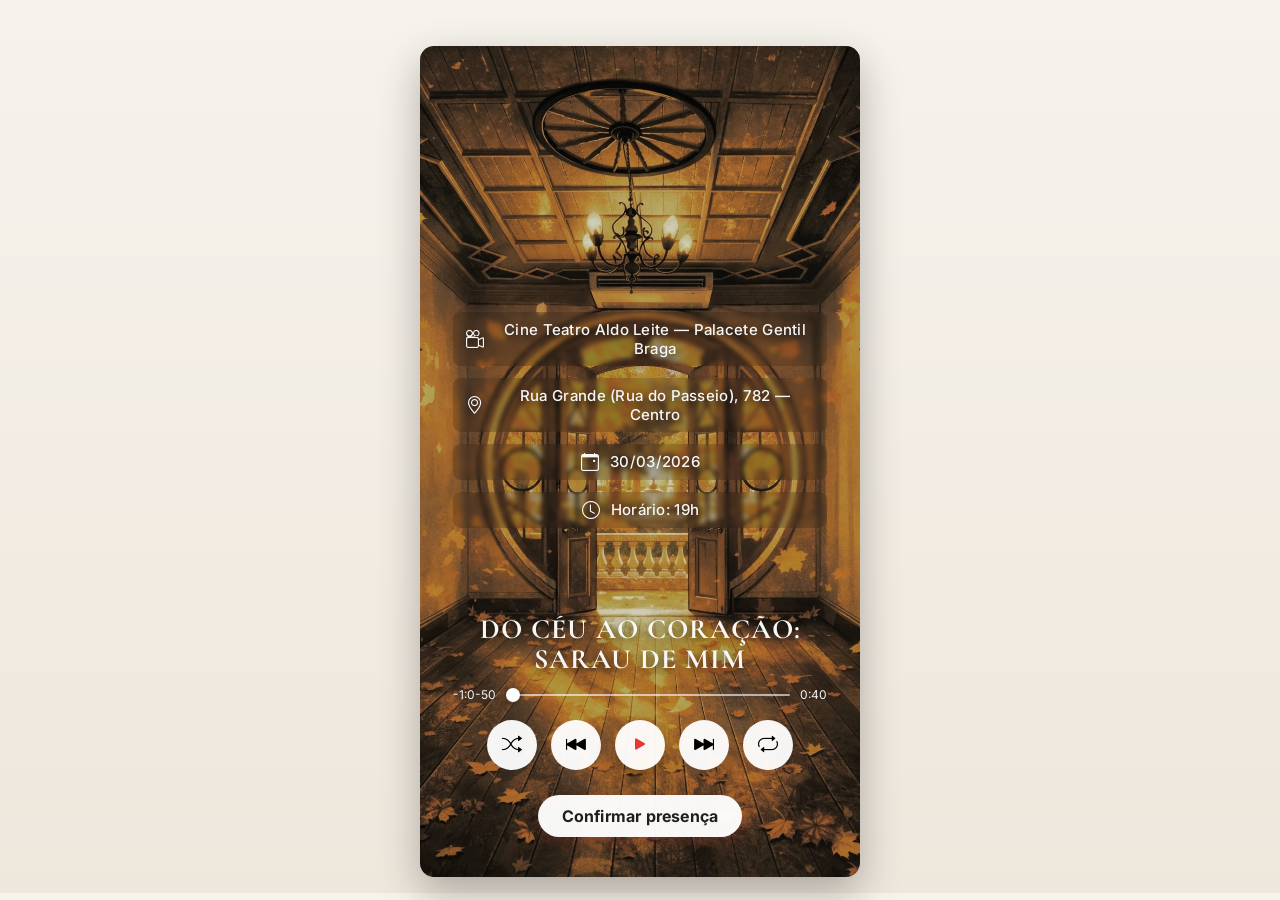
<file: index.html>
<!DOCTYPE html>
<html lang="pt-BR">

<head>

<meta charset="UTF-8">
<meta name="viewport" content="width=device-width, initial-scale=1.0">

<title>Sarau de Mim</title>

<link rel="stylesheet" href="style.css">

<!-- melhoria tipográfica -->
<link rel="preconnect" href="https://fonts.googleapis.com">
<link rel="preconnect" href="https://fonts.gstatic.com" crossorigin>
<link href="https://fonts.googleapis.com/css2?family=Cormorant+Garamond:wght@600;700&family=Inter:wght@400;500;600;700&display=swap" rel="stylesheet">

<link rel="stylesheet"
href="https://cdn.jsdelivr.net/npm/bootstrap-icons@1.11.3/font/bootstrap-icons.css">

</head>

<body>

<div class="container">

<!-- INFORMAÇÕES DO EVENTO -->
<div class="info-evento">
    <div class="detalhe">
    <i class="bi bi-camera-reels"></i>
    Cine Teatro Aldo Leite — Palacete Gentil Braga
    </div>
    <div class="detalhe">
    <i class="bi bi-geo-alt"></i>
    Rua Grande (Rua do Passeio), 782 — Centro
    </div>

<div class="detalhe">
<i class="bi bi-calendar-event"></i>
30/03/2026
</div>

<div class="detalhe">
<i class="bi bi-clock"></i>
Horário: 19h
</div>

</div>


<!-- PLAYER -->

<div class="player">

<h1 class="titulo">
DO CÉU AO CORAÇÃO: SARAU DE MIM
</h1>

<div class="barra">

<span id="tempoAtual">0:00</span>

<input type="range" id="progressBar" value="0" min="0" max="100">

<span id="duracao">0:40</span>

</div>


<div class="controles">

<button id="btnShuffle">
<i class="bi bi-shuffle"></i>
</button>

<button id="btnAnterior">
<i class="bi bi-skip-backward-fill"></i>
</button>

<button class="play" id="btnPlay">
<i class="bi bi-play-fill"></i>
</button>

<button id="btnProximo">
<i class="bi bi-skip-forward-fill"></i>
</button>

<button id="btnRepeat">
<i class="bi bi-repeat"></i>
</button>

</div>

<a href="confirmar.html" class="botao">
Confirmar presença
</a>

</div>

</div>

<!-- ELEMENTO DE ÁUDIO (ESCONDIDO) -->
<audio id="player" preload="metadata">
  <source src="regresso.mp3" type="audio/mpeg">
  Seu navegador não suporta o elemento de áudio.
</audio>

<script>
  const audio = document.getElementById('player');
  const btnPlay = document.getElementById('btnPlay');
  const progressBar = document.getElementById('progressBar');
  const tempoAtual = document.getElementById('tempoAtual');
  const duracao = document.getElementById('duracao');
  const btnAnterior = document.getElementById('btnAnterior');
  const btnProximo = document.getElementById('btnProximo');
  const btnRepeat = document.getElementById('btnRepeat');
  const btnShuffle = document.getElementById('btnShuffle');

  // Tempo de início e fim (em segundos)
  const TEMPO_INICIO = 50;  // 0:50
  const TEMPO_FIM = 90;     // 1:30

  // Formatar tempo em MM:SS
  function formatarTempo(segundos) {
    const mins = Math.floor(segundos / 60);
    const segs = Math.floor(segundos % 60);
    return `${mins}:${segs < 10 ? '0' : ''}${segs}`;
  }

  // Iniciar áudio no tempo correto
  audio.currentTime = TEMPO_INICIO;

  // Atualizar barra de progresso
  audio.addEventListener('timeupdate', () => {
    if (audio.currentTime > TEMPO_FIM) {
      audio.currentTime = TEMPO_INICIO;
      audio.pause();
      btnPlay.innerHTML = '<i class="bi bi-play-fill"></i>';
    }

    const tempoDecorrido = audio.currentTime - TEMPO_INICIO;
    const duracao_total = TEMPO_FIM - TEMPO_INICIO;
    const percentual = (tempoDecorrido / duracao_total) * 100;

    progressBar.value = percentual;
    tempoAtual.textContent = formatarTempo(tempoDecorrido);
  });

  // Play/Pause
  btnPlay.addEventListener('click', () => {
    if (audio.paused) {
      audio.play();
      btnPlay.innerHTML = '<i class="bi bi-pause-fill"></i>';
    } else {
      audio.pause();
      btnPlay.innerHTML = '<i class="bi bi-play-fill"></i>';
    }
  });

  // Controlar barra de progresso
  progressBar.addEventListener('input', (e) => {
    const duracao_total = TEMPO_FIM - TEMPO_INICIO;
    const novoTempo = TEMPO_INICIO + (e.target.value / 100) * duracao_total;
    audio.currentTime = novoTempo;
  });

  // Botão anterior (reinicia a música)
  btnAnterior.addEventListener('click', () => {
    audio.currentTime = TEMPO_INICIO;
    if (!audio.paused) {
      audio.play();
    }
  });

  // Botão próximo (pula pro fim)
  btnProximo.addEventListener('click', () => {
    audio.currentTime = TEMPO_FIM - 1;
  });

  // Shuffle (alterna entre volume baixo e normal)
  let shuffleAtivo = false;
  btnShuffle.addEventListener('click', () => {
    shuffleAtivo = !shuffleAtivo;
    btnShuffle.style.opacity = shuffleAtivo ? '1' : '0.6';
    audio.volume = shuffleAtivo ? 0.5 : 1;
  });

  // Repeat (loop)
  let repeatAtivo = false;
  btnRepeat.addEventListener('click', () => {
    repeatAtivo = !repeatAtivo;
    btnRepeat.style.opacity = repeatAtivo ? '1' : '0.6';
  });

  // Quando termina, se repeat tá ativo, reinicia
  audio.addEventListener('ended', () => {
    if (repeatAtivo) {
      audio.currentTime = TEMPO_INICIO;
      audio.play();
    } else {
      btnPlay.innerHTML = '<i class="bi bi-play-fill"></i>';
    }
  });

  // Carregar duração
  audio.addEventListener('loadedmetadata', () => {
    duracao.textContent = formatarTempo(TEMPO_FIM - TEMPO_INICIO);
  });
</script>

</body>
</html>
</file>
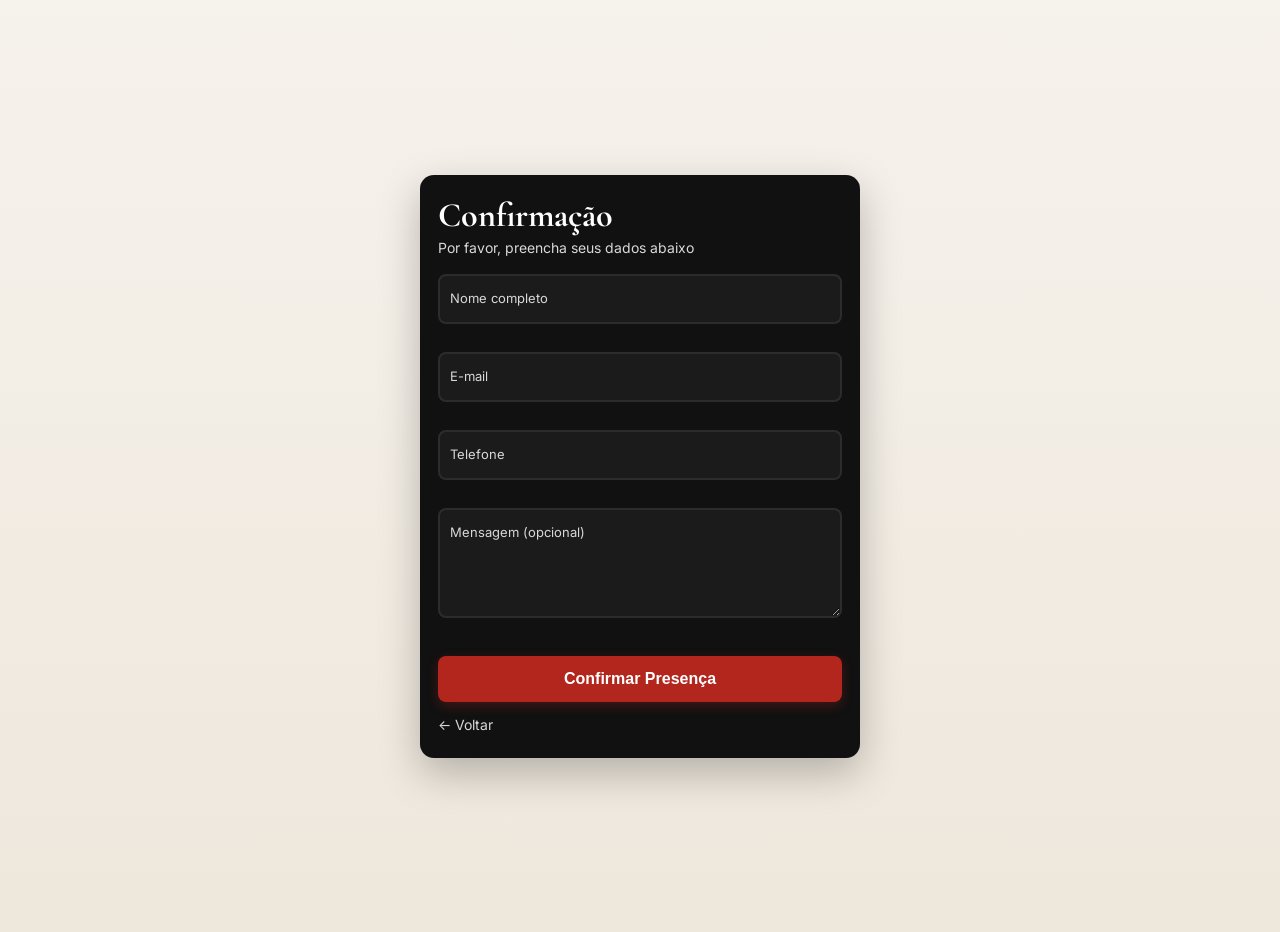
<file: confirmar.html>
<!DOCTYPE html>
<html lang="pt-BR">

<head>

<meta charset="UTF-8">
<meta name="viewport" content="width=device-width, initial-scale=1.0">

<title>Confirmar Presença - Sarau de Mim</title>

<link rel="stylesheet" href="style.css">

<!-- melhoria tipográfica -->
<link rel="preconnect" href="https://fonts.googleapis.com">
<link rel="preconnect" href="https://fonts.gstatic.com" crossorigin>
<link href="https://fonts.googleapis.com/css2?family=Cormorant+Garamond:wght@600;700&family=Inter:wght@400;500;600;700&display=swap" rel="stylesheet">

<link rel="stylesheet"
href="https://cdn.jsdelivr.net/npm/bootstrap-icons@1.11.3/font/bootstrap-icons.css">

<style>
  /* ===== FLOATING LABEL ===== */
  .form-group {
    position: relative;
    margin-bottom: 16px;
  }

  .form-group input,
  .form-group textarea {
    width: 100%;
    min-width: 0;
    padding: 14px 12px 6px 12px;
    border-radius: 8px;
    border: 2px solid #2c2c2c;
    background: #1b1b1b;
    color: #fff;
    font: inherit;
    outline: none;
    transition: all 0.3s ease;
    padding-top: 20px;
  }

  .form-group label {
    position: absolute;
    top: 16px;
    left: 12px;
    font-size: 13px;
    color: #d8d8d8;
    transition: all 0.3s ease;
    pointer-events: none;
    transform-origin: left;
  }

  /* Label sobe quando input tem valor ou está focado */
  .form-group input:focus ~ label,
  .form-group input:not(:placeholder-shown) ~ label,
  .form-group textarea:focus ~ label,
  .form-group textarea:not(:placeholder-shown) ~ label {
    top: 4px;
    font-size: 11px;
    color: var(--accent);
    transform: scale(0.9);
  }

  /* ===== GLOW NO FOCUS ===== */
  .form-group input:focus,
  .form-group textarea:focus {
    border-color: var(--accent);
    box-shadow: 0 0 12px rgba(179, 38, 30, 0.4), inset 0 0 8px rgba(179, 38, 30, 0.1);
    background: #222;
  }

  .form-group textarea {
    resize: vertical;
  }

  /* ===== RIPPLE NO BOTÃO ===== */
  .form-confirmacao button {
    position: relative;
    overflow: hidden;
    margin-top: 6px;
    padding: 14px;
    background: var(--accent);
    color: #fff;
    border: none;
    border-radius: 8px;
    font-weight: 700;
    font-size: 16px;
    cursor: pointer;
    transition: all 0.3s ease;
    box-shadow: 0 4px 12px rgba(179, 38, 30, 0.3);
  }

  .form-confirmacao button::before {
    content: '';
    position: absolute;
    top: 50%;
    left: 50%;
    width: 0;
    height: 0;
    border-radius: 50%;
    background: rgba(255, 255, 255, 0.5);
    transform: translate(-50%, -50%);
    transition: width 0.6s, height 0.6s;
  }

  .form-confirmacao button:active::before {
    width: 300px;
    height: 300px;
  }

  .form-confirmacao button:hover {
    transform: translateY(-2px);
    box-shadow: 0 8px 20px rgba(179, 38, 30, 0.4);
    background: #a01f17;
  }

  .form-confirmacao button:active {
    transform: translateY(0);
  }

  .form-confirmacao button:disabled {
    opacity: 0.7;
    cursor: not-allowed;
    transform: none;
  }

  .form-confirmacao button:disabled:hover {
    box-shadow: 0 4px 12px rgba(179, 38, 30, 0.3);
  }

  /* ===== MENSAGEM DE SUCESSO ===== */
  .sucesso {
    display: none;
    text-align: center;
    padding: 30px 20px;
    background: rgba(46, 125, 50, 0.1);
    border-radius: 12px;
    border: 2px solid #2e7d32;
    margin-top: 20px;
    animation: slideInUp 0.6s ease-out;
  }

  .sucesso.ativo {
    display: block;
  }

  .sucesso h2 {
    color: #2e7d32;
    margin: 0 0 10px 0;
    font-family: "Cormorant Garamond", serif;
    font-size: 28px;
    animation: slideInDown 0.6s ease-out 0.2s backwards;
  }

  .sucesso p {
    color: #1b5e20;
    margin: 0;
    font-size: 14px;
    animation: slideInUp 0.6s ease-out 0.3s backwards;
  }

  /* ===== CHECKMARK ANIMADO ===== */
  .checkmark {
    font-size: 60px;
    color: #2e7d32;
    margin-bottom: 15px;
    display: inline-block;
    animation: checkmarkBounce 0.6s ease-out;
  }

  @keyframes checkmarkBounce {
    0% {
      transform: scale(0) rotate(-45deg);
      opacity: 0;
    }
    50% {
      transform: scale(1.2);
    }
    100% {
      transform: scale(1) rotate(0deg);
      opacity: 1;
    }
  }

  /* ===== CONFETE ===== */
  .confete-container {
    position: fixed;
    top: 0;
    left: 0;
    width: 100%;
    height: 100%;
    pointer-events: none;
    z-index: 9999;
    overflow: hidden;
  }

  .confete {
    position: absolute;
    font-size: 20px;
    opacity: 1;
  }

  /* ===== ANIMAÇÕES BASE ===== */
  @keyframes slideInUp {
    from {
      opacity: 0;
      transform: translateY(20px);
    }
    to {
      opacity: 1;
      transform: translateY(0);
    }
  }

  @keyframes slideInDown {
    from {
      opacity: 0;
      transform: translateY(-20px);
    }
    to {
      opacity: 1;
      transform: translateY(0);
    }
  }

  @keyframes confeteQueda {
    to {
      transform: translateY(100vh) rotate(360deg);
      opacity: 0;
    }
  }

  @keyframes confeteBalanco {
    0%, 100% {
      transform: translateX(0) rotate(0deg);
    }
    25% {
      transform: translateX(20px) rotate(10deg);
    }
    75% {
      transform: translateX(-20px) rotate(-10deg);
    }
  }
</style>

</head>

<body>

<!-- Container pro confete -->
<div class="confete-container" id="confeteContainer"></div>

<div class="pagina-form">

  <div class="card-form">

    <div class="topo-form">
      <h1>Confirmação</h1>
      <p>Por favor, preencha seus dados abaixo</p>
    </div>

    <form class="form-confirmacao" id="formulario" method="POST" action="https://formspree.io/f/maqpepop">

      <div class="form-group">
        <input type="text" id="nome" name="nome" placeholder=" " required>
        <label for="nome">Nome completo</label>
      </div>

      <div class="form-group">
        <input type="email" id="email" name="email" placeholder=" " required>
        <label for="email">E-mail</label>
      </div>

      <div class="form-group">
        <input type="tel" id="telefone" name="telefone" placeholder=" " required>
        <label for="telefone">Telefone</label>
      </div>

      <div class="form-group">
        <textarea id="mensagem" name="mensagem" rows="4" placeholder=" "></textarea>
        <label for="mensagem">Mensagem (opcional)</label>
      </div>

      <button type="submit" id="btnSubmit">Confirmar Presença</button>

    </form>

    <div class="sucesso" id="sucessoMsg">
      <div class="checkmark">✓</div>
      <h2>Presença Confirmada! 🎉</h2>
      <p>Obrigado por confirmar! Nos vemos no evento.</p>
    </div>

    <a href="index.html" class="voltar">← Voltar</a>

  </div>

</div>

<script>
  const formulario = document.getElementById('formulario');
  const sucessoMsg = document.getElementById('sucessoMsg');
  const btnSubmit = document.getElementById('btnSubmit');
  const confeteContainer = document.getElementById('confeteContainer');

  // ===== CONFETE =====
  function criarConfete() {
    const confetes = ['🎉', '🎊', '✨', '🎈', '🎁', '🎭', '🎵', '🎤'];
    
    for (let i = 0; i < 60; i++) {
      const confete = document.createElement('div');
      confete.className = 'confete';
      confete.textContent = confetes[Math.floor(Math.random() * confetes.length)];
      confete.style.left = Math.random() * 100 + '%';
      confete.style.top = '-20px';
      confete.style.opacity = Math.random() * 0.5 + 0.5;
      
      const duracao = Math.random() * 3 + 2.5;
      confete.style.animation = `confeteQueda ${duracao}s linear, confeteBalanco ${Math.random() * 2 + 2}s ease-in-out infinite`;
      
      confeteContainer.appendChild(confete);

      // Remove depois da animação
      setTimeout(() => confete.remove(), duracao * 1000);
    }
  }

  // ===== ENVIO DO FORMULÁRIO =====
  formulario.addEventListener('submit', function(e) {
    e.preventDefault();

    // Desabilita o botão enquanto envia
    btnSubmit.disabled = true;
    const textoOriginal = btnSubmit.textContent;
    btnSubmit.textContent = 'Enviando...';

    // Envia pra Formspree
    fetch(formulario.action, {
      method: 'POST',
      body: new FormData(formulario),
      headers: {
        'Accept': 'application/json'
      }
    }).then(response => {
      if (response.ok) {
        // Cria confete
        criarConfete();

        // Esconde o formulário e mostra mensagem de sucesso
        formulario.style.display = 'none';
        sucessoMsg.classList.add('ativo');

        // Redireciona pro home depois de 4 segundos
        setTimeout(() => {
          window.location.href = 'index.html';
        }, 4000);
      } else {
        throw new Error('Erro na resposta');
      }
    }).catch(error => {
      btnSubmit.disabled = false;
      btnSubmit.textContent = textoOriginal;
      alert('Erro ao enviar. Tente novamente!');
      console.error('Erro:', error);
    });
  });
</script>

</body>

</html>
</file>
<file: style.css>
:root{
  --bg:#f3f0eb;
  --text:#f7f7f7;
  --ink:#222;
  --accent:#b3261e;
  --accent-2:#e53935;
  --card:#111;
  --radius:14px;
}

/* evita vazamento de largura em inputs/textarea */
*,
*::before,
*::after{
  box-sizing:border-box;
}

body{
  margin:0;
  font-family:"Inter", Arial, Helvetica, sans-serif;
  display:flex;
  flex-direction:column;
  align-items:center;
  background:linear-gradient(180deg,#f6f2ec 0%, #eee7dc 100%);
  color:var(--ink);
  padding:16px;
}


/* CONTAINER DA ARTE */

.container{
  width:100%;
  max-width:440px;
  aspect-ratio:9/17;
  background-image:url("img/Fundo.jpeg");
  background-size:cover;
  background-position:center;
  position:relative;
  margin-top:30px;
  border-radius:var(--radius);
  box-shadow:0 16px 42px rgba(0,0,0,0.28);
  color:var(--text);
  display:flex;
  flex-direction:column;
  overflow:hidden;
}


/* INFORMAÇÕES DO EVENTO */

.info-evento{
  position:absolute;
  top:45%;
  left:50%;
  transform:translate(-50%,-50%);
  text-align:center;
  width:85%;
  font-weight:500;
  text-shadow:0 3px 10px rgba(0,0,0,0.8);
  z-index:2;
}

.detalhe{
  margin:12px 0;
  font-size:15px;
  display:flex;
  justify-content:center;
  align-items:center;
  gap:10px;
  animation:slideInUp 0.6s ease-out;
  letter-spacing:0.3px;
  backdrop-filter:blur(2px);
  padding:8px 12px;
  border-radius:8px;
  background:rgba(0,0,0,0.15);
  transition:all 0.3s ease;
}

.detalhe:hover{
  background:rgba(0,0,0,0.25);
  transform:scale(1.05);
}

.detalhe i{
  font-size:18px;
  display:flex;
  align-items:center;
  justify-content:center;
  min-width:20px;
  height:20px;
  line-height:20px;
  vertical-align:middle;
}


/* PLAYER */

.player{
  position:absolute;
  bottom:40px;
  left:50%;
  transform:translateX(-50%);
  text-align:center;
  width:85%;
  z-index:2;
}


/* TITULO */

.titulo{
  font-family:"Cormorant Garamond", serif;
  font-size:28px;
  line-height:1.1;
  letter-spacing:1px;
  font-weight:700;
  text-shadow:0 3px 10px rgba(0,0,0,0.7);
  margin-bottom:12px;
  animation:fadeIn 0.8s ease-out;
}


/* BARRA DE MUSICA */

.barra{
  display:flex;
  align-items:center;
  gap:8px;
}

.barra span{
  font-size:12px;
  color:#f2f2f2;
}

.barra input{
  flex:1;
  appearance:none;
  height:2px;
  background:rgba(255,255,255,0.6);
  border-radius:10px;
  outline:none;
  transition:background 0.3s ease;
}

.barra input:hover{
  background:rgba(255,255,255,0.8);
}

.barra input::-webkit-slider-thumb{
  appearance:none;
  width:14px;
  height:14px;
  border-radius:50%;
  background:white;
  cursor:pointer;
  box-shadow:0 0 6px rgba(0,0,0,0.4);
  transition:transform 0.2s ease;
}

.barra input::-webkit-slider-thumb:hover{
  transform:scale(1.2);
}


/* CONTROLES */

.controles{
  display:flex;
  justify-content:center;
  gap:14px;
  margin-top:18px;
}

.controles button{
  width:50px;
  height:50px;
  border-radius:50%;
  border:none;
  background:rgba(255,255,255,0.95);
  display:flex;
  align-items:center;
  justify-content:center;
  font-size:20px;
  cursor:pointer;
  transition:transform .2s ease, box-shadow .2s ease;
  animation:scaleIn 0.5s ease-out backwards;
}

.controles button:nth-child(1){ animation-delay:0.1s; }
.controles button:nth-child(2){ animation-delay:0.2s; }
.controles button:nth-child(3){ animation-delay:0.3s; }
.controles button:nth-child(4){ animation-delay:0.4s; }
.controles button:nth-child(5){ animation-delay:0.5s; }

.controles button:hover{
  transform:translateY(-2px);
  box-shadow:0 8px 16px rgba(0,0,0,.2);
}

.controles button:active{
  transform:translateY(0);
}


/* BOTAO PLAY */

.play{
  width:80px;
  height:80px;
  font-size:34px;
  color:var(--accent-2);
  box-shadow:0 6px 15px rgba(0,0,0,0.35);
  animation:pulsePlay 2s ease-in-out infinite;
}


/* BOTAO CONFIRMAR */

.botao{
  margin-top:25px;
  display:inline-block;
  padding:11px 24px;
  background:rgba(255,255,255,0.96);
  color:#1f1f1f;
  border-radius:30px;
  font-weight:700;
  text-decoration:none;
  letter-spacing:.2px;
  transition:all .3s ease;
  box-shadow:0 4px 12px rgba(179,38,30,0.2);
  position:relative;
  z-index:10;
  animation:slideInUp 0.6s ease-out 0.4s backwards;
}

.botao:hover{
  transform:translateY(-2px);
  box-shadow:0 8px 24px rgba(179,38,30,0.35);
  background:rgba(255,255,255,1);
}

.botao:active{
  transform:translateY(0);
}


/* NOVA PÁGINA DE CONFIRMAÇÃO */
.pagina-form{
  min-height:100vh;
  width:100%;
  display:flex;
  align-items:center;
  justify-content:center;
  padding:24px 16px;
}

.card-form{
  width:100%;
  max-width:440px;
  background:var(--card);
  color:#fff;
  border-radius:var(--radius);
  padding:24px 18px;
  box-shadow:0 15px 40px rgba(0,0,0,.25);
  overflow:hidden;
  animation:fadeIn 0.6s ease-out;
}

.topo-form h1{
  margin:0 0 6px;
  font-family:"Cormorant Garamond", serif;
  font-size:34px;
  line-height:1;
  animation:slideInDown 0.6s ease-out;
}

.topo-form p{
  margin:0;
  color:#d9d9d9;
  font-size:14px;
  animation:slideInDown 0.6s ease-out 0.1s backwards;
}

.form-confirmacao{
  display:flex;
  flex-direction:column;
  gap:12px;
  margin-top:18px;
}

.form-confirmacao label{
  font-size:13px;
  color:#d8d8d8;
  margin-bottom:4px;
  display:block;
}

.form-confirmacao input,
.form-confirmacao textarea{
  width:100%;
  min-width:0;
  padding:12px;
  border-radius:8px;
  border:1px solid #2c2c2c;
  background:#1b1b1b;
  color:#fff;
  font:inherit;
  outline:none;
  transition:all 0.3s ease;
}

.form-confirmacao input:focus,
.form-confirmacao textarea:focus{
  border-color:var(--accent);
  box-shadow:0 0 8px rgba(179,38,30,0.3);
}

.form-confirmacao textarea{
  resize:vertical;
}

.form-confirmacao button{
  margin-top:6px;
  padding:14px;
  background:var(--accent);
  color:#fff;
  border:none;
  border-radius:8px;
  font-weight:700;
  font-size:16px;
  cursor:pointer;
  transition:all 0.3s ease;
  box-shadow:0 4px 12px rgba(179,38,30,0.3);
}

.form-confirmacao button:hover{
  transform:translateY(-2px);
  box-shadow:0 8px 20px rgba(179,38,30,0.4);
  background:#a01f17;
}

.form-confirmacao button:active{
  transform:translateY(0);
}

.voltar{
  display:inline-block;
  margin-top:14px;
  color:#d8d8d8;
  text-decoration:none;
  font-size:14px;
  transition:color 0.3s ease;
}

.voltar:hover{
  color:#fff;
}


/* ========================= ANIMAÇÕES ========================= */

@keyframes slideInUp {
  from{
    opacity:0;
    transform:translateY(20px);
  }
  to{
    opacity:1;
    transform:translateY(0);
  }
}

@keyframes slideInDown {
  from{
    opacity:0;
    transform:translateY(-20px);
  }
  to{
    opacity:1;
    transform:translateY(0);
  }
}

@keyframes fadeIn {
  from{
    opacity:0;
  }
  to{
    opacity:1;
  }
}

@keyframes scaleIn {
  from{
    opacity:0;
    transform:scale(0.8);
  }
  to{
    opacity:1;
    transform:scale(1);
  }
}

@keyframes pulsePlay {
  0%, 100%{
    box-shadow:0 6px 15px rgba(229,57,53,0.35), 0 0 0 0 rgba(229,57,53,0.7);
  }
  50%{
    box-shadow:0 6px 15px rgba(229,57,53,0.35), 0 0 0 10px rgba(229,57,53,0);
  }
}


/* ========================= RESPONSIVO MOBILE ========================= */

@media (max-width:768px){
  body{
    padding:12px;
  }

  .container{
    margin-top:20px;
  }
}

@media (max-width:420px){
  body{
    padding:12px;
    padding-bottom:20px;
  }

  .container{
    max-width:100%;
    aspect-ratio:9/17.2;
    margin-top:12px;
    margin-bottom:0;
  }

  .info-evento{
    top:35%;
  }

  .player{
    bottom:100px; /* AUMENTADO pra dar espaço pro botão */
    width:90%;
  }

  .titulo{
    font-size:24px;
  }

  .play{
    width:72px;
    height:72px;
    font-size:30px;
  }

  .botao{
    position:relative; /* Volta a relative */
    margin-top:20px;
    margin-bottom:0;
    padding:13px 28px;
    font-size:14px;
    width:auto;
    bottom:auto;
    left:auto;
    transform:none;
    max-width:none;
    box-shadow:0 8px 20px rgba(179,38,30,0.3);
    border-radius:50px;
    display:inline-block;
  }

  .botao:hover{
    transform:translateY(-3px);
  }

  .card-form{
    padding:20px 14px;
  }

  .controles button{
    width:45px;
    height:45px;
    font-size:18px;
  }

  .barra{
    gap:6px;
  }

  .barra span{
    font-size:11px;
  }

  .detalhe{
    font-size:14px;
  }

  .detalhe i{
    font-size:16px;
  }
}

@media (max-width:360px){
  .container{
    aspect-ratio:9/17.5;
  }

  .player{
    bottom:90px;
  }

  .titulo{
    font-size:22px;
    margin-bottom:10px;
  }

  .detalhe{
    font-size:13px;
    margin:6px 0;
  }

  .botao{
    padding:12px 20px;
    font-size:13px;
  }
}
</file>
